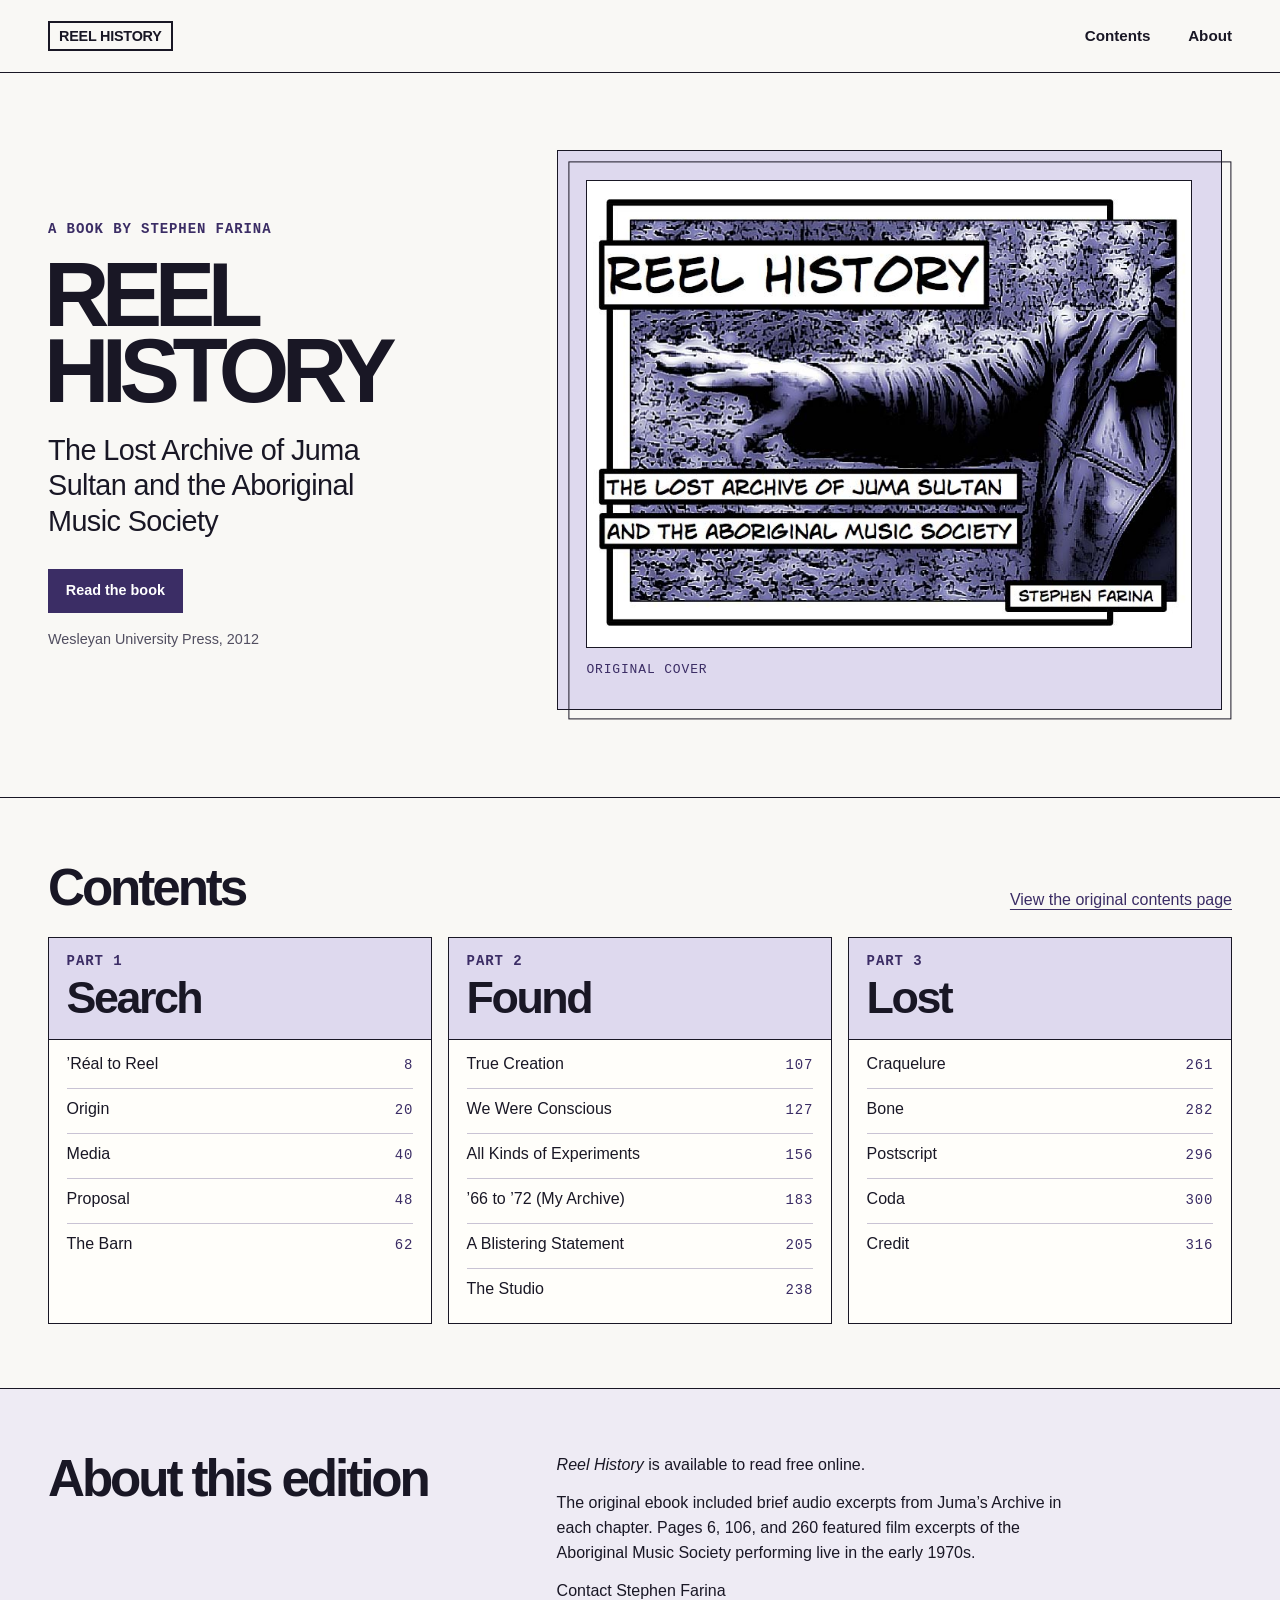
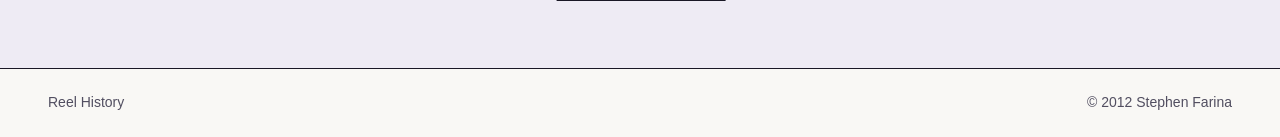
<file: index.html>
<!doctype html>
<html lang="en">
<head>
  <meta charset="utf-8">
  <meta name="viewport" content="width=device-width, initial-scale=1">
  <meta name="description" content="Read Reel History, Stephen Farina’s book about the lost archive of Juma Sultan and the Aboriginal Music Society.">
  <title>Reel History · Stephen Farina</title>
  <link rel="stylesheet" href="site.css">
  <script>
    if (/^#page\d+$/i.test(location.hash)) {
      location.replace('reader.html' + location.hash);
    }
  </script>
</head>
<body>
  <a class="skip-link" href="#main">Skip to content</a>
  <header class="site-header">
    <div class="container header-inner">
      <a class="wordmark" href="./">Reel History</a>
      <nav class="site-nav" aria-label="Main navigation">
        <a href="#contents">Contents</a>
        <a href="#about">About</a>
      </nav>
    </div>
  </header>

  <main id="main">
    <section class="hero" aria-labelledby="book-title">
      <div class="container hero-inner">
        <div class="hero-copy">
          <p class="eyebrow">A book by Stephen Farina</p>
          <h1 id="book-title">Reel<br>History</h1>
          <p class="subtitle">The Lost Archive of Juma Sultan and the Aboriginal Music Society</p>
          <div class="hero-actions">
            <a class="button button-primary" id="continue-reading" hidden>Continue reading</a>
            <a class="button button-primary" id="start-reading" href="reader.html#page1">Read the book</a>
          </div>
          <p class="publication">Wesleyan University Press, 2012</p>
        </div>
        <figure class="cover">
          <div class="cover-mat">
            <img src="images/Master%20Copy_img_0.jpg" width="792" height="612"
              alt="Original Reel History cover. An outstretched hand crosses a violet-tinted photograph, framed by black caption boxes.">
          </div>
          <figcaption>Original cover</figcaption>
        </figure>
      </div>
    </section>

    <section id="contents" class="container contents-section" aria-labelledby="contents-title">
      <div class="section-heading">
        <h2 id="contents-title">Contents</h2>
        <a class="text-link" href="reader.html#page5">View the original contents page</a>
      </div>
      <div id="book-contents" class="contents-grid"></div>
      <noscript><p>Enable JavaScript to use the chapter links and online reader.</p></noscript>
    </section>

    <section id="about" class="about-section" aria-labelledby="about-title">
      <div class="container about-inner">
        <h2 id="about-title">About this edition</h2>
        <div>
          <p><cite>Reel History</cite> is available to read free online.</p>
          <p>The original ebook included brief audio excerpts from Juma’s Archive in each chapter. Pages 6, 106, and 260 featured film excerpts of the Aboriginal Music Society performing live in the early 1970s.</p>
          <p><a class="text-link" href="mailto:sdf954@proton.me">Contact Stephen Farina</a></p>
        </div>
      </div>
    </section>
  </main>

  <footer class="site-footer">
    <div class="container footer-inner">
      <span>Reel History</span>
      <span>© 2012 Stephen Farina</span>
    </div>
  </footer>

  <script type="module">
    import { fillContents, readerLink, savedPage } from './book.js';
    fillContents(document.querySelector('#book-contents'));
    const resume = document.querySelector('#continue-reading');
    const start = document.querySelector('#start-reading');
    function updateReadingLinks() {
      const page = savedPage();
      const canResume = Boolean(page && page > 1);
      resume.hidden = !canResume;
      start.classList.toggle('button-primary', !canResume);
      start.classList.toggle('button-outline', canResume);
      start.textContent = canResume ? 'Start from the cover' : 'Read the book';
      if (canResume) {
        resume.href = readerLink(page);
        resume.setAttribute('aria-label', 'Continue reading from page ' + page);
      }
    }
    updateReadingLinks();
    window.addEventListener('pageshow', updateReadingLinks);
    window.addEventListener('storage', updateReadingLinks);
  </script>
</body>
</html>
</file>
<file: site.css>
:root {
  color-scheme: light;
  --ink: #191725;
  --muted: #514e60;
  --accent: #4f3f81;
  --accent-dark: #3b2d65;
  --paper: #f9f8f5;
  --white: #fffefa;
  --lavender: #ded9ee;
  --rule: #c9c3d4;
  --display: "Arial Black", "Helvetica Neue", Arial, sans-serif;
  --body: "Helvetica Neue", Arial, sans-serif;
  --mono: "Cascadia Mono", Consolas, monospace;
  --gutter: clamp(1.1rem, 4vw, 3rem);
}

*, *::before, *::after { box-sizing: border-box; }
[hidden] { display: none !important; }

body {
  margin: 0;
  color: var(--ink);
  background: var(--paper);
  font: 1rem/1.55 var(--body);
}

h1, h2, h3, p, figure { margin: 0; }
a { color: inherit; }
button, input { font: inherit; }
:focus-visible { outline: 3px solid #7055bc; outline-offset: 4px; }

.container {
  width: min(100% - var(--gutter) * 2, 75rem);
  margin-inline: auto;
}

.visually-hidden, .skip-link:not(:focus) {
  position: absolute;
  width: 1px;
  height: 1px;
  overflow: hidden;
  clip-path: inset(50%);
  white-space: nowrap;
}

.skip-link:focus {
  position: fixed;
  z-index: 4;
  top: 0.75rem;
  left: 0.75rem;
  padding: 0.65rem 1rem;
  color: var(--white);
  background: var(--ink);
}

.site-header {
  background: var(--paper);
  border-bottom: 1px solid var(--ink);
}

.header-inner, .footer-inner {
  display: flex;
  align-items: center;
  justify-content: space-between;
  gap: 1rem;
}

.header-inner { min-height: 4.5rem; }

.wordmark {
  display: inline-block;
  padding: 0.3rem 0.56rem;
  border: 2px solid currentColor;
  font: 900 0.9rem/1.15 var(--display);
  letter-spacing: -0.015em;
  text-decoration: none;
  text-transform: uppercase;
}

.wordmark:hover { color: var(--accent); }

.site-nav {
  display: flex;
  flex-wrap: wrap;
  gap: 0.55rem clamp(1rem, 3vw, 2.35rem);
  font-size: 0.95rem;
  font-weight: 700;
}

.site-nav a, .text-link {
  text-underline-offset: 0.23em;
  text-decoration-thickness: 1px;
}

.site-nav a { text-decoration: none; }
.site-nav a:hover { text-decoration: underline; }
.text-link:hover, .site-nav a:hover { color: var(--accent); }

.hero {
  border-bottom: 1px solid var(--ink);
  background: var(--paper);
}

.hero-inner {
  display: grid;
  grid-template-columns: minmax(0, 0.78fr) minmax(0, 1.22fr);
  align-items: center;
  gap: clamp(2.4rem, 6vw, 6rem);
  padding-block: clamp(3rem, 6vw, 5.45rem);
}

.eyebrow, .part-label, .cover figcaption, .chapter-page {
  font-family: var(--mono);
  letter-spacing: 0.065em;
}

.eyebrow, .part-label, .cover figcaption { text-transform: uppercase; }

.eyebrow {
  margin-bottom: 1rem;
  color: var(--accent-dark);
  font-size: 0.875rem;
  font-weight: 700;
}

.hero-copy { container-type: inline-size; }

.hero h1 {
  margin-inline-start: -0.045em;
  font: 900 clamp(3rem, 7vw, 7rem)/0.84 var(--display);
  font-size: clamp(3rem, 21cqi, 7rem);
  letter-spacing: -0.083em;
  text-transform: uppercase;
}

.subtitle {
  max-width: 21ch;
  margin-top: 1.5rem;
  font: 400 clamp(1.35rem, 2.25vw, 2rem)/1.23 var(--body);
  letter-spacing: -0.02em;
}

.hero-actions {
  display: flex;
  flex-wrap: wrap;
  gap: 0.65rem;
  margin-top: 1.85rem;
}

.button {
  display: inline-flex;
  align-items: center;
  justify-content: center;
  min-height: 2.75rem;
  padding: 0.54rem 0.85rem;
  border: 1px solid currentColor;
  border-radius: 0;
  font-size: 0.9rem;
  font-weight: 700;
  line-height: 1.2;
  text-align: center;
  text-decoration: none;
  cursor: pointer;
}

.button-primary {
  padding-inline: 1.05rem;
  color: #fff;
  background: var(--accent-dark);
  border-color: var(--accent-dark);
}

.button-primary:hover { background: var(--ink); }
.button-outline { color: var(--ink); background: transparent; }
.button-outline:hover { color: var(--accent-dark); background: var(--lavender); }

.publication {
  margin-top: 0.95rem;
  color: var(--muted);
  font-size: 0.9rem;
}

.cover {
  align-self: center;
  position: relative;
  isolation: isolate;
  margin-inline-end: 0.65rem;
  margin-bottom: 0.65rem;
  padding: clamp(0.8rem, 2.25vw, 2rem);
  border: 1px solid var(--ink);
  background: var(--lavender);
}

.cover::before {
  position: absolute;
  z-index: -1;
  inset: 0;
  border: 1px solid var(--ink);
  transform: translate(0.65rem, 0.65rem);
  pointer-events: none;
  content: "";
}

.cover-mat { border: 1px solid var(--ink); background: #fff; }
.cover img { display: block; width: 100%; height: auto; }

.cover figcaption {
  margin-top: 0.75rem;
  color: var(--accent-dark);
  font-size: 0.8125rem;
}

.contents-section { padding-block: clamp(2.9rem, 5vw, 4.75rem); }

.section-heading, .dialog-heading {
  display: flex;
  flex-wrap: wrap;
  align-items: baseline;
  justify-content: space-between;
  gap: 0.55rem 1.5rem;
  margin-bottom: 1.5rem;
}

.section-heading .text-link { color: var(--accent-dark); }

h2 {
  font: 900 clamp(2rem, 4vw, 3.3rem)/1 var(--display);
  letter-spacing: -0.06em;
}

.contents-grid {
  display: grid;
  grid-template-columns: repeat(3, minmax(0, 1fr));
  gap: 1rem;
}

.contents-part {
  border: 1px solid var(--ink);
  background: var(--white);
}

.contents-part h3 {
  font: 900 clamp(1.8rem, 3.5vw, 3rem)/1 var(--display);
  letter-spacing: -0.055em;
}

.contents-part h3 a {
  display: block;
  padding: 1rem 1.1rem 1.15rem;
  border-bottom: 1px solid var(--ink);
  background: var(--lavender);
  text-decoration: none;
}

.part-label {
  display: block;
  margin-bottom: 0.45rem;
  color: var(--accent-dark);
  font-size: 0.875rem;
  font-weight: 700;
}

.contents-part ul {
  margin: 0;
  padding: 0.25rem 1.1rem 0.65rem;
  list-style: none;
}

.contents-part li + li { border-top: 1px solid var(--rule); }

.contents-part li a {
  display: flex;
  align-items: baseline;
  justify-content: space-between;
  gap: 0.5rem;
  min-height: 2.75rem;
  padding-block: 0.55rem;
  text-underline-offset: 0.2em;
  text-decoration: none;
}

.chapter-page { color: var(--accent-dark); font-size: 0.875rem; }

.contents-part a:hover, .contents-part a[aria-current="page"] {
  color: var(--accent-dark);
  text-decoration: underline;
  text-decoration-thickness: 1px;
}

.about-section { border-top: 1px solid var(--ink); background: #eeebf4; }

.about-inner {
  display: grid;
  grid-template-columns: minmax(0, 0.78fr) minmax(0, 1.22fr);
  gap: clamp(1.25rem, 6vw, 6rem);
  padding-block: clamp(2.65rem, 5vw, 4.5rem);
}

.about-inner p { max-width: 59ch; }
.about-inner p + p { margin-top: 0.85rem; }

.site-footer { border-top: 1px solid var(--ink); }

.footer-inner {
  flex-wrap: wrap;
  min-height: 4.25rem;
  color: var(--muted);
  font-size: 0.875rem;
}

.reader-body { background: #201d2b; color: var(--paper); }
.reader-body .site-header { color: var(--ink); }

.reader-body .header-inner { min-height: 3.8rem; }

.reader-header {
  position: sticky;
  z-index: 2;
  top: 0;
}

.reader-header.is-collapsed:not(:has(:focus-visible)) { transform: translateY(-100%); }

@media (prefers-reduced-motion: no-preference) {
  .reader-header:not(:has(:focus-visible)) { transition: transform 180ms ease-out; }
}

.reader-toolbar {
  background: var(--paper);
  color: var(--ink);
}

.toolbar-inner {
  display: flex;
  align-items: center;
  justify-content: space-between;
  flex-wrap: wrap;
  gap: 0.6rem 1rem;
  padding-block: 0.7rem;
}

.page-turns, .reader-actions, .page-jump {
  display: flex;
  align-items: center;
  gap: 0.45rem;
}

.page-jump { font-size: 0.875rem; font-weight: 700; }
.page-jump span { color: var(--muted); white-space: nowrap; }

.page-jump input {
  width: 3.6rem;
  height: 2.75rem;
  padding: 0.35rem 0.2rem;
  border: 1px solid var(--ink);
  border-radius: 0;
  background: var(--white);
  color: var(--ink);
  font-size: 1rem;
  text-align: center;
  appearance: textfield;
}

.page-jump input::-webkit-inner-spin-button { appearance: none; }

.button[aria-disabled="true"] {
  border-color: var(--rule);
  color: #655e72;
  background: transparent;
  cursor: default;
}

.button[aria-pressed="true"] { background: var(--accent-dark); color: #fff; }

#reading-progress {
  display: block;
  width: 100%;
  height: 0.22rem;
  border: 0;
  border-radius: 0;
  background: var(--lavender);
  accent-color: var(--accent);
  appearance: none;
}

#reading-progress::-webkit-progress-bar { background: var(--lavender); }
#reading-progress::-webkit-progress-value { background: var(--accent); }
#reading-progress::-moz-progress-bar { background: var(--accent); }

.reader-inner {
  padding-block: 0.75rem calc(1.5rem + var(--reader-bottom-space, 0px));
}

.scan-scroll {
  overflow-x: auto;
  overscroll-behavior-inline: contain;
}

.scan-page {
  width: min(100%, max(32rem, (100svh - 12rem) * 1.294), 66rem);
  margin-inline: auto;
  scroll-margin-block-start: calc(var(--reader-header-height, 0px) + 0.75rem);
}

.scan-page + .scan-page { margin-block-start: 0.75rem; }

.scan-page:last-child {
  min-block-size: calc(100svh - var(--reader-header-height, 0px) - var(--reader-bottom-space, 0px));
}

.scan {
  display: block;
  width: 100%;
  height: auto;
  aspect-ratio: 792 / 612;
  background: #fff;
}

.scan-fallback {
  display: grid;
  align-content: center;
  justify-items: center;
  gap: 0.5rem;
  aspect-ratio: 792 / 612;
  padding: 1rem;
  border: 1px solid var(--rule);
  text-align: center;
}

.scan-fallback .text-link:hover { color: var(--lavender); }
.scan-scroll:not(.is-zoomed) .scan { touch-action: pan-y pinch-zoom; }
.is-zoomed .scan-page { width: max(50rem, 125%); }

.page-turns-bottom { display: none; }

.reader-caption {
  display: flex;
  flex-wrap: wrap;
  justify-content: space-between;
  gap: 0.35rem 1rem;
  padding-bottom: 0.45rem;
  color: var(--muted);
  font-size: 0.875rem;
}

.reader-contents {
  width: min(56rem, 100% - var(--gutter) * 2);
  max-height: calc(100% - 2.5rem);
  padding: clamp(1rem, 3vw, 2rem);
  border: 2px solid var(--ink);
  background: var(--paper);
  color: var(--ink);
}

.reader-contents::backdrop { background: rgb(21 16 32 / 72%); }
.dialog-heading { align-items: center; margin-bottom: 0.8rem; }
.reader-contents .contents-part h3 { font-size: 1.65rem; }

.front-links {
  display: flex;
  flex-wrap: wrap;
  gap: 0.5rem 1.15rem;
  margin-bottom: 1.15rem;
  color: var(--accent-dark);
}

@media (max-width: 64rem) {
  .hero-inner { grid-template-columns: minmax(0, 0.9fr) minmax(0, 1.1fr); gap: 2rem; }
}

@media (max-width: 46rem) {
  .hero-inner, .about-inner { grid-template-columns: minmax(0, 1fr); }
  .hero-inner { gap: 2rem; }
  .cover { max-width: 36rem; }
  .contents-grid { grid-template-columns: minmax(0, 1fr); }
  .contents-part h3 { font-size: 2.2rem; }
}

@media (max-width: 40rem), (hover: none) and (pointer: coarse) {
  .reader-body { --reader-bottom-space: calc(4rem + env(safe-area-inset-bottom)); }

  .page-turns-bottom {
    position: fixed;
    z-index: 1;
    inset: auto 0 0;
    display: flex;
    justify-content: space-between;
    gap: 1rem;
    padding: 0.6rem var(--gutter) calc(0.6rem + env(safe-area-inset-bottom));
    border-top: 1px solid #655e72;
    background: #201d2b;
  }

  .page-turns-bottom .button {
    min-width: 6rem;
    color: var(--paper);
  }

  .page-turns-bottom .button:hover { color: var(--accent-dark); }

  .page-turns-bottom .button[aria-disabled="true"] {
    color: #aaa3b7;
    border-color: #655e72;
  }
}

@media (hover: none) and (pointer: coarse) {
  .keyboard-hint { display: none; }
}

@media (max-width: 40rem) {
  .toolbar-inner { display: grid; grid-template-columns: 1fr auto; }
  .page-turns, .reader-actions { flex-wrap: wrap; }
  .reader-actions { grid-column: 2; grid-row: 1; justify-content: flex-end; }
  .page-jump { grid-column: 1 / -1; justify-content: center; }
  .page-turns .button, .reader-actions .button { padding-inline: 0.6rem; }
  .reader-inner { width: 100%; }
  .keyboard-hint { display: none; }
}
</file>
